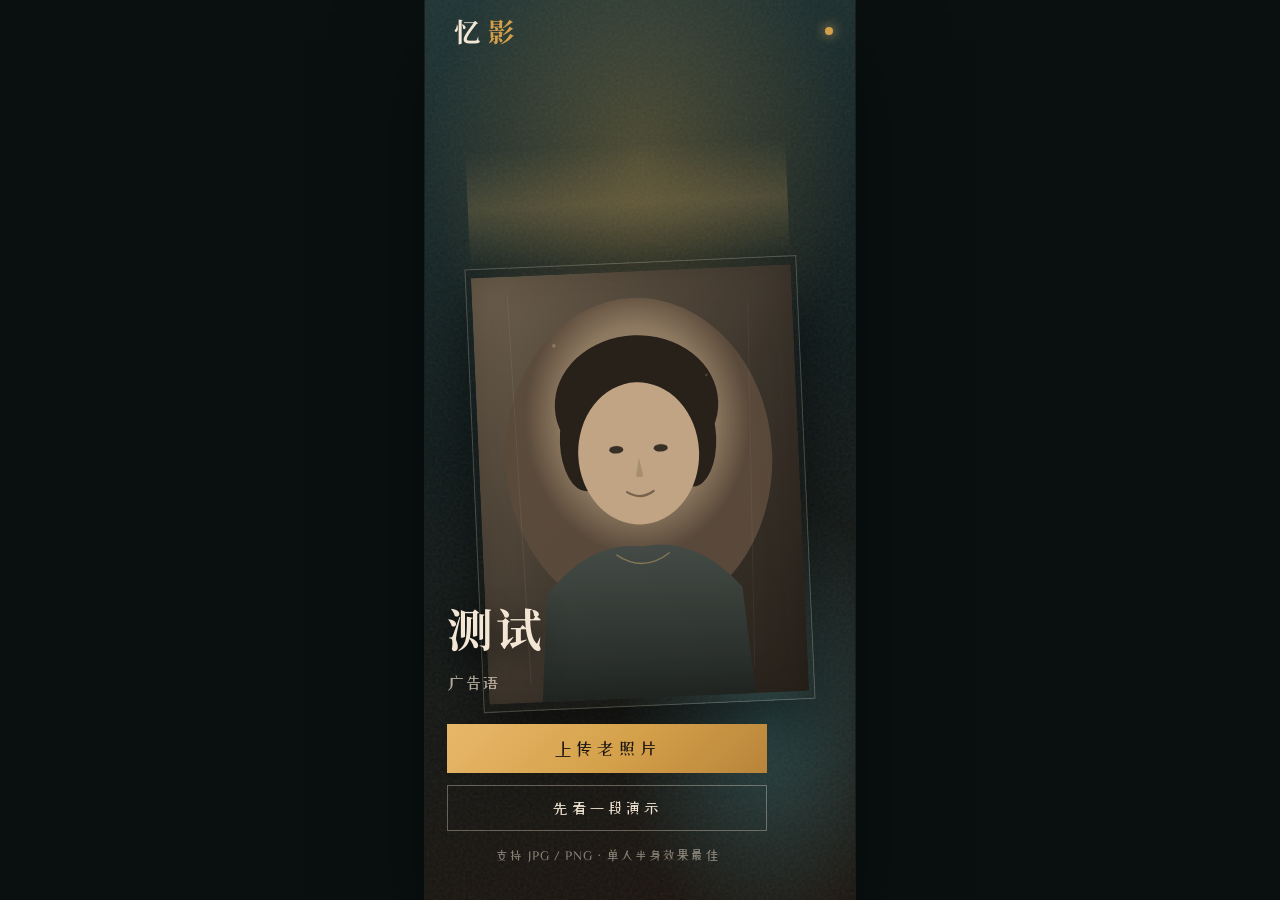
<file: index.html>
<!DOCTYPE html>
<html lang="zh-CN">
<head>
  <meta charset="UTF-8" />
  <meta name="viewport" content="width=device-width, initial-scale=1, viewport-fit=cover" />
  <title>忆影 · 旧照生成人物视频</title>
  <link rel="preconnect" href="https://fonts.googleapis.com" />
  <link rel="preconnect" href="https://fonts.gstatic.com" crossorigin />
  <link href="https://fonts.googleapis.com/css2?family=Noto+Serif+SC:wght@500;700&family=ZCOOL+XiaoWei&display=swap" rel="stylesheet" />
  <style>
    :root {
      --ink: #1a1410;
      --paper: #f3e6d4;
      --amber: #d4a04a;
      --amber-glow: #e8b86a;
      --teal: #2a4a4a;
      --teal-deep: #142828;
      --sepia: #8b6b4a;
      --mist: rgba(243, 230, 212, 0.72);
      --safe-bottom: env(safe-area-inset-bottom, 0px);
    }

    * {
      box-sizing: border-box;
      margin: 0;
      padding: 0;
    }

    html, body {
      height: 100%;
    }

    body {
      font-family: "ZCOOL XiaoWei", "Noto Serif SC", "Microsoft YaHei", "PingFang SC", serif;
      color: var(--paper);
      background: red;
      -webkit-font-smoothing: antialiased;
      overflow-x: hidden;
    }

    .phone {
      min-height: 100dvh;
      max-width: 430px;
      margin: 0 auto;
      position: relative;
      display: flex;
      flex-direction: column;
      isolation: isolate;
    }

    /* Full-bleed nostalgic film plane */
    .hero-stage {
      position: absolute;
      inset: 0;
      z-index: 0;
      overflow: hidden;
      background:
        radial-gradient(ellipse 90% 55% at 50% 18%, rgba(212, 160, 74, 0.28), transparent 55%),
        radial-gradient(ellipse 70% 50% at 80% 80%, rgba(42, 74, 74, 0.9), transparent 50%),
        linear-gradient(165deg, #1e3333 0%, #0f1a1a 45%, #1a120c 100%);
    }

    .hero-stage::before {
      content: "";
      position: absolute;
      inset: -10%;
      background-image:
        url("data:image/svg+xml,%3Csvg viewBox='0 0 200 200' xmlns='http://www.w3.org/2000/svg'%3E%3Cfilter id='n'%3E%3CfeTurbulence type='fractalNoise' baseFrequency='0.85' numOctaves='4' stitchTiles='stitch'/%3E%3C/filter%3E%3Crect width='100%25' height='100%25' filter='url(%23n)' opacity='0.45'/%3E%3C/svg%3E");
      opacity: 0.18;
      
      pointer-events: none;
      animation: grain-drift 8s steps(2) infinite;
    }

    .photo-plane {
      position: absolute;
      inset: 0;
      display: grid;
      place-items: center;
      pointer-events: none;
    }

    .photo-frame {
      width: min(78vw, 320px);
      aspect-ratio: 3 / 4;
      position: relative;
      transform: translateY(8%) rotate(-2.5deg);
      animation: photo-float 7s ease-in-out infinite;
    }

    .photo-frame::after {
      content: "";
      position: absolute;
      inset: -2%;
      border: 1px solid rgba(243, 230, 212, 0.22);
      box-shadow:
        0 30px 60px rgba(0, 0, 0, 0.45),
        inset 0 0 40px rgba(26, 20, 16, 0.35);
      pointer-events: none;
    }

    .photo-art {
      width: 100%;
      height: 100%;
      object-fit: cover;
      display: block;
      filter: sepia(0.35) contrast(1.05) saturate(0.85);
      animation: awaken 4.5s ease-in-out infinite alternate;
    }

    .scan-line {
      position: absolute;
      left: 0;
      right: 0;
      height: 28%;
      top: -30%;
      background: linear-gradient(
        to bottom,
        transparent,
        rgba(232, 184, 106, 0.18),
        transparent
      );
      animation: scan 5.5s ease-in-out infinite;
      mix-blend-mode: screen;
    }

    .life-glow {
      position: absolute;
      inset: 18% 12%;
      border-radius: 40% 45% 50% 40%;
      background: radial-gradient(circle, rgba(232, 184, 106, 0.35), transparent 70%);
      filter: blur(18px);
      animation: pulse-life 3.2s ease-in-out infinite;
      opacity: 0.55;
    }

    .content {
      position: relative;
      z-index: 1;
      flex: 1;
      display: flex;
      flex-direction: column;
      padding: max(18px, env(safe-area-inset-top)) 22px calc(28px + var(--safe-bottom));
      min-height: 100dvh;
    }

    .top-bar {
      display: flex;
      align-items: center;
      justify-content: space-between;
      opacity: 0;
      animation: rise 0.9s ease 0.15s forwards;
    }

    .brand {
      font-family: "Noto Serif SC", serif;
      font-weight: 700;
      font-size: 1.65rem;
      letter-spacing: 0.28em;
      color: var(--paper);
      text-indent: 0.28em;
      line-height: 1;
    }

    .brand span {
      color: var(--amber);
    }

    .status-dot {
      width: 8px;
      height: 8px;
      border-radius: 50%;
      background: var(--amber);
      box-shadow: 0 0 12px var(--amber-glow);
      animation: blink 2.4s ease-in-out infinite;
    }

    .hero-copy {
      margin-top: auto;
      margin-bottom: 0;
      padding-bottom: 8px;
      max-width: 20em;
    }

    .slogan {
      font-family: "Noto Serif SC", serif;
      font-weight: 700;
      font-size: clamp(2.35rem, 9.5vw, 2.85rem);
      line-height: 1.2;
      letter-spacing: 0.06em;
      color: var(--paper);
      text-shadow: 0 8px 28px rgba(0, 0, 0, 0.55);
      opacity: 0;
      animation: rise 1s ease 0.35s forwards;
    }

    .support {
      margin-top: 14px;
      font-size: 1.05rem;
      line-height: 1.55;
      color: var(--mist);
      letter-spacing: 0.04em;
      opacity: 0;
      animation: rise 1s ease 0.55s forwards;
    }

    .cta-row {
      margin-top: 28px;
      display: flex;
      flex-direction: column;
      gap: 12px;
      opacity: 0;
      animation: rise 1s ease 0.75s forwards;
    }

    .btn-primary {
      appearance: none;
      border: none;
      cursor: pointer;
      width: 100%;
      padding: 16px 20px;
      font-family: inherit;
      font-size: 1.1rem;
      letter-spacing: 0.18em;
      color: var(--ink);
      background: linear-gradient(135deg, var(--amber-glow), var(--amber) 55%, #b8843a);
      position: relative;
      overflow: hidden;
      transition: transform 0.2s ease, filter 0.2s ease;
    }

    .btn-primary::before {
      content: "";
      position: absolute;
      inset: 0;
      background: linear-gradient(110deg, transparent 30%, rgba(255, 255, 255, 0.35) 50%, transparent 70%);
      transform: translateX(-120%);
      animation: sheen 3.8s ease-in-out infinite;
    }

    .btn-primary:active {
      transform: scale(0.98);
      filter: brightness(0.95);
    }

    .btn-ghost {
      appearance: none;
      background: transparent;
      border: 1px solid rgba(243, 230, 212, 0.35);
      color: var(--paper);
      width: 100%;
      padding: 14px 20px;
      font-family: inherit;
      font-size: 0.98rem;
      letter-spacing: 0.14em;
      cursor: pointer;
      transition: background 0.2s ease, border-color 0.2s ease;
    }

    .btn-ghost:active {
      background: rgba(243, 230, 212, 0.08);
      border-color: rgba(243, 230, 212, 0.55);
    }

    .hint {
      margin-top: 14px;
      text-align: center;
      font-size: 0.82rem;
      color: rgba(243, 230, 212, 0.5);
      letter-spacing: 0.08em;
      opacity: 0;
      animation: rise 1s ease 0.95s forwards;
    }

    .phone.is-composing .hero-stage,
    .phone.is-composing .content {
      visibility: hidden;
      pointer-events: none;
    }

    .compose {
      position: absolute;
      inset: 0;
      z-index: 4;
      display: none;
      flex-direction: column;
      background:
        radial-gradient(ellipse 80% 40% at 50% 0%, rgba(212, 160, 74, 0.16), transparent 55%),
        linear-gradient(180deg, #1a2e2e 0%, #0f1a1a 42%, #0c1414 100%);
      padding: max(14px, env(safe-area-inset-top)) 18px calc(18px + var(--safe-bottom));
      overflow: auto;
    }

    .compose.is-open {
      display: flex;
    }

    .compose-top {
      display: flex;
      align-items: center;
      justify-content: space-between;
      margin-bottom: 14px;
    }

    .compose-title {
      font-family: "Noto Serif SC", serif;
      font-size: 1.15rem;
      letter-spacing: 0.2em;
      color: var(--paper);
    }

    .btn-text {
      appearance: none;
      background: none;
      border: none;
      color: var(--amber);
      font-family: inherit;
      font-size: 0.95rem;
      letter-spacing: 0.12em;
      cursor: pointer;
      padding: 8px 0;
    }

    .photo-slot {
      width: 100%;
      max-width: 220px;
      margin: 0 auto 14px;
      aspect-ratio: 3 / 4;
      max-height: 38vh;
      border: 1px dashed rgba(243, 230, 212, 0.35);
      background: rgba(243, 230, 212, 0.04);
      position: relative;
      overflow: hidden;
      cursor: pointer;
    }

    .photo-slot:focus-visible {
      outline: 2px solid var(--amber);
      outline-offset: 3px;
    }

    .photo-slot img {
      width: 100%;
      height: 100%;
      object-fit: cover;
      display: none;
      filter: sepia(0.2) contrast(1.04);
    }

    .photo-slot.has-photo {
      border-style: solid;
      border-color: rgba(212, 160, 74, 0.45);
    }

    .photo-slot.has-photo img {
      display: block;
    }

    .photo-slot.has-photo .photo-slot-hint {
      display: none;
    }

    .photo-slot-hint {
      position: absolute;
      inset: 0;
      display: grid;
      place-items: center;
      text-align: center;
      padding: 20px;
      color: var(--mist);
      letter-spacing: 0.08em;
      line-height: 1.7;
      font-size: 0.95rem;
    }

    .prompt-card {
      margin-top: auto;
      padding: 18px 16px 16px;
      background: rgba(20, 28, 28, 0.72);
      border: 1px solid rgba(243, 230, 212, 0.14);
      backdrop-filter: blur(12px);
    }

    .prompt-label {
      display: flex;
      justify-content: space-between;
      align-items: baseline;
      margin-bottom: 10px;
      letter-spacing: 0.12em;
      color: var(--paper);
      font-size: 0.95rem;
    }

    .prompt-count {
      font-size: 0.78rem;
      color: rgba(243, 230, 212, 0.5);
      letter-spacing: 0.04em;
    }

    .prompt-count.is-full {
      color: #e08a6a;
    }

    #promptInput {
      width: 100%;
      min-height: 108px;
      resize: vertical;
      border: 1px solid rgba(243, 230, 212, 0.22);
      background: rgba(10, 16, 16, 0.55);
      color: var(--paper);
      font-family: inherit;
      font-size: 1rem;
      line-height: 1.55;
      letter-spacing: 0.04em;
      padding: 12px 12px;
      outline: none;
    }

    #promptInput::placeholder {
      color: rgba(243, 230, 212, 0.38);
    }

    #promptInput:focus {
      border-color: var(--amber);
      box-shadow: 0 0 0 3px rgba(212, 160, 74, 0.18);
    }

    .chips {
      display: flex;
      flex-wrap: wrap;
      gap: 8px;
      margin: 12px 0 16px;
    }

    .chip {
      appearance: none;
      border: 1px solid rgba(243, 230, 212, 0.28);
      background: transparent;
      color: var(--paper);
      font-family: inherit;
      font-size: 0.86rem;
      letter-spacing: 0.06em;
      padding: 7px 12px;
      cursor: pointer;
    }

    .chip.is-on,
    .chip:active {
      border-color: var(--amber);
      background: rgba(212, 160, 74, 0.16);
      color: var(--amber-glow);
    }

    .btn-primary:disabled {
      cursor: not-allowed;
      color: rgba(26, 20, 16, 0.55);
      background: #5c534c;
      filter: none;
      transform: none;
    }

    .btn-primary:disabled::before {
      display: none;
    }

    .payload-note {
      margin-top: 10px;
      text-align: center;
      font-size: 0.78rem;
      color: rgba(243, 230, 212, 0.45);
      letter-spacing: 0.06em;
      min-height: 1.2em;
    }

    @keyframes rise {
      from { opacity: 0; transform: translateY(18px); }
      to { opacity: 1; transform: translateY(0); }
    }

    @keyframes photo-float {
      0%, 100% { transform: translateY(8%) rotate(-2.5deg); }
      50% { transform: translateY(5%) rotate(-1.2deg); }
    }

    @keyframes awaken {
      from { filter: sepia(0.55) contrast(0.95) saturate(0.6) brightness(0.92); }
      to { filter: sepia(0.15) contrast(1.08) saturate(1.05) brightness(1.05); }
    }

    @keyframes scan {
      0% { top: -30%; opacity: 0; }
      15% { opacity: 1; }
      85% { opacity: 1; }
      100% { top: 100%; opacity: 0; }
    }

    @keyframes pulse-life {
      0%, 100% { opacity: 0.35; transform: scale(0.95); }
      50% { opacity: 0.7; transform: scale(1.05); }
    }

    @keyframes sheen {
      0%, 55% { transform: translateX(-120%); }
      75%, 100% { transform: translateX(120%); }
    }

    @keyframes blink {
      0%, 100% { opacity: 1; }
      50% { opacity: 0.35; }
    }

    @keyframes grain-drift {
      0%, 100% { transform: translate(0, 0); }
      50% { transform: translate(-1.5%, 1%); }
    }

    @media (min-width: 480px) {
      body {
        background: #0a1010;
      }
      .phone {
        box-shadow: 0 0 0 1px rgba(243, 230, 212, 0.08), 0 40px 80px rgba(0, 0, 0, 0.5);
      }
    }

    @media (prefers-reduced-motion: reduce) {
      *, *::before, *::after {
        animation: none !important;
        transition: none !important;
      }
      .top-bar, .slogan, .support, .cta-row, .hint {
        opacity: 1;
      }
    }
  </style>
</head>
<body>
  <div class="phone">
    <div class="hero-stage" aria-hidden="true">
      <div class="photo-plane">
        <div class="photo-frame">
          <div class="life-glow"></div>
          <!-- Inline nostalgic portrait as dominant visual (SVG) -->
          <svg class="photo-art" viewBox="0 0 360 480" xmlns="http://www.w3.org/2000/svg" role="img" aria-label="老照片示意">
            <defs>
              <linearGradient id="bg" x1="0" y1="0" x2="1" y2="1">
                <stop offset="0%" stop-color="#6b5a48"/>
                <stop offset="55%" stop-color="#3d342c"/>
                <stop offset="100%" stop-color="#2a221c"/>
              </linearGradient>
              <radialGradient id="face" cx="50%" cy="38%" r="42%">
                <stop offset="0%" stop-color="#c4a88a"/>
                <stop offset="70%" stop-color="#8a6f55"/>
                <stop offset="100%" stop-color="#5c4636"/>
              </radialGradient>
              <linearGradient id="cloth" x1="0.5" y1="0" x2="0.5" y2="1">
                <stop offset="0%" stop-color="#3a4a4a"/>
                <stop offset="100%" stop-color="#1e2a2a"/>
              </linearGradient>
            </defs>
            <rect width="360" height="480" fill="url(#bg)"/>
            <!-- soft vignette -->
            <ellipse cx="180" cy="210" rx="150" ry="180" fill="url(#face)" opacity="0.95"/>
            <!-- hair -->
            <ellipse cx="180" cy="150" rx="92" ry="78" fill="#2a221c"/>
            <ellipse cx="120" cy="190" rx="28" ry="55" fill="#2a221c"/>
            <ellipse cx="240" cy="190" rx="28" ry="55" fill="#2a221c"/>
            <!-- face -->
            <ellipse cx="180" cy="205" rx="68" ry="80" fill="#b89572"/>
            <!-- eyes closed / soft gaze -->
            <ellipse cx="155" cy="200" rx="8" ry="4" fill="#3a2e26"/>
            <ellipse cx="205" cy="200" rx="8" ry="4" fill="#3a2e26"/>
            <path d="M148 198 Q155 194 162 198" stroke="#3a2e26" stroke-width="1.5" fill="none" opacity="0.5"/>
            <path d="M198 198 Q205 194 212 198" stroke="#3a2e26" stroke-width="1.5" fill="none" opacity="0.5"/>
            <!-- nose & mouth -->
            <path d="M180 210 L176 230 Q180 234 184 230 Z" fill="#9a7a5c" opacity="0.7"/>
            <path d="M165 248 Q180 258 195 248" stroke="#7a5a45" stroke-width="2.5" fill="none" stroke-linecap="round"/>
            <!-- collar / shoulders -->
            <path d="M70 360 Q120 300 180 310 Q240 300 290 360 L300 480 L60 480 Z" fill="url(#cloth)"/>
            <path d="M150 318 Q180 340 210 318" stroke="#d4a04a" stroke-width="1.5" fill="none" opacity="0.45"/>
            <!-- film scratches -->
            <line x1="40" y1="20" x2="48" y2="460" stroke="#f3e6d4" stroke-width="0.6" opacity="0.12"/>
            <line x1="310" y1="40" x2="300" y2="450" stroke="#f3e6d4" stroke-width="0.5" opacity="0.1"/>
            <circle cx="90" cy="80" r="2" fill="#f3e6d4" opacity="0.2"/>
            <circle cx="260" cy="120" r="1.5" fill="#f3e6d4" opacity="0.15"/>
          </svg>
          <div class="scan-line"></div>
        </div>
      </div>
    </div>

    <main class="content">
      <header class="top-bar">
        <h1 class="brand">忆<span>影</span></h1>
        <div class="status-dot" aria-hidden="true" title="AI 就绪"></div>
      </header>

      <div class="hero-copy">
        <p class="slogan">测试</p>
        <p class="support">广告语</p>

        <div class="cta-row">
          <button type="button" class="btn-primary" id="uploadBtn">上传老照片</button>
          <button type="button" class="btn-ghost" id="demoBtn">先看一段演示</button>
        </div>
        <p class="hint">支持 JPG / PNG · 单人半身效果最佳</p>
      </div>
    </main>

    <section class="compose" id="composeScreen" aria-label="填写生成提示词" hidden>
      <div class="compose-top">
        <button type="button" class="btn-text" id="backBtn">返回</button>
        <h2 class="compose-title">写提示词</h2>
        <span aria-hidden="true" style="width:2.5em"></span>
      </div>

      <input id="photoInput" type="file" accept="image/jpeg,image/png,image/webp" hidden />

      <button type="button" class="photo-slot" id="photoSlot" aria-label="选择人物老照片">
        <span class="photo-slot-hint">点此上传人物老照片<br />JPG / PNG · 单人半身更佳</span>
        <img id="photoPreview" alt="已选老照片预览" />
      </button>

      <div class="prompt-card">
        <div class="prompt-label">
          <label for="promptInput">想让 TA 怎样动起来</label>
          <span class="prompt-count" id="promptCount">0 / 200</span>
        </div>
        <textarea
          id="promptInput"
          maxlength="200"
          placeholder="例如：老人缓缓抬头，对镜头微笑，轻轻点头，像在说“我想你了”。镜头缓慢推进，暖黄灯光。"
        ></textarea>
        <div class="chips" id="chipRow">
          <button type="button" class="chip" data-prompt="缓缓抬头，对镜头温柔微笑，眼神慢慢亮起来。">微笑醒来</button>
          <button type="button" class="chip" data-prompt="轻轻点头，嘴唇微动，像在轻声说话，背景旧房间暖光。">轻声说话</button>
          <button type="button" class="chip" data-prompt="缓慢转身侧过身，风吹动衣角，发丝轻动，电影感。">转身回望</button>
          <button type="button" class="chip" data-prompt="抬手挥一挥，像在和亲人告别，眼眶微湿，画面怀旧。">挥手告别</button>
        </div>
        <button type="button" class="btn-primary" id="generateBtn" disabled>生成人物视频</button>
        <p class="payload-note" id="payloadNote">请先上传照片并填写提示词</p>
      </div>
    </section>
  </div>

  <script>
    const MAX_PROMPT = 200;
    const uploadBtn = document.getElementById("uploadBtn");
    const demoBtn = document.getElementById("demoBtn");
    const composeScreen = document.getElementById("composeScreen");
    const backBtn = document.getElementById("backBtn");
    const photoInput = document.getElementById("photoInput");
    const photoSlot = document.getElementById("photoSlot");
    const photoPreview = document.getElementById("photoPreview");
    const promptInput = document.getElementById("promptInput");
    const promptCount = document.getElementById("promptCount");
    const generateBtn = document.getElementById("generateBtn");
    const payloadNote = document.getElementById("payloadNote");
    const chipRow = document.getElementById("chipRow");

    const phone = document.querySelector(".phone");
    let photoFile = null;

    function openCompose(pickPhoto) {
      phone.classList.add("is-composing");
      composeScreen.hidden = false;
      composeScreen.removeAttribute("aria-hidden");
      composeScreen.classList.add("is-open");
      if (pickPhoto) photoInput.click();
      promptInput.focus();
    }

    function closeCompose() {
      composeScreen.classList.remove("is-open");
      composeScreen.hidden = true;
      composeScreen.setAttribute("aria-hidden", "true");
      phone.classList.remove("is-composing");
    }

    function syncGenerateState() {
      const prompt = promptInput.value.trim();
      const ready = Boolean(photoFile) && prompt.length > 0;
      generateBtn.disabled = !ready;
      promptCount.textContent = `${promptInput.value.length} / ${MAX_PROMPT}`;
      promptCount.classList.toggle("is-full", promptInput.value.length >= MAX_PROMPT);
      if (!photoFile) {
        payloadNote.textContent = "请先上传一张人物老照片";
      } else if (!prompt) {
        payloadNote.textContent = "写一句提示词，告诉 AI 人物如何动作";
      } else {
        payloadNote.textContent = "前端已备好照片与提示词，可交给后端生成";
      }
    }

    uploadBtn.addEventListener("click", () => openCompose(false));

    photoSlot.addEventListener("click", () => photoInput.click());

    backBtn.addEventListener("click", closeCompose);

    photoInput.addEventListener("change", () => {
      const file = photoInput.files && photoInput.files[0];
      if (!file) return;
      photoFile = file;
      const url = URL.createObjectURL(file);
      photoPreview.src = url;
      photoSlot.classList.add("has-photo");
      syncGenerateState();
    });

    promptInput.addEventListener("input", syncGenerateState);

    chipRow.addEventListener("click", (event) => {
      const chip = event.target.closest(".chip");
      if (!chip) return;
      promptInput.value = chip.dataset.prompt || "";
      chipRow.querySelectorAll(".chip").forEach((item) => item.classList.toggle("is-on", item === chip));
      syncGenerateState();
    });

    generateBtn.addEventListener("click", () => {
      const payload = {
        photoName: photoFile && photoFile.name,
        photoType: photoFile && photoFile.type,
        photoSize: photoFile && photoFile.size,
        prompt: promptInput.value.trim(),
      };
      // 后端接入点：把 photoFile + prompt 组成 FormData 提交
      window.yiYingJob = { file: photoFile, prompt: payload.prompt };
      payloadNote.textContent = `已打包：${payload.photoName} · 「${payload.prompt.slice(0, 18)}${payload.prompt.length > 18 ? "…" : ""}」`;
    });

    demoBtn.addEventListener("click", () => {
      demoBtn.textContent = "加载演示…";
      setTimeout(() => {
        demoBtn.textContent = "先看一段演示";
        alert("演示视频入口可在此接入");
      }, 400);
    });

    syncGenerateState();
  </script>
</body>
</html>
</file>
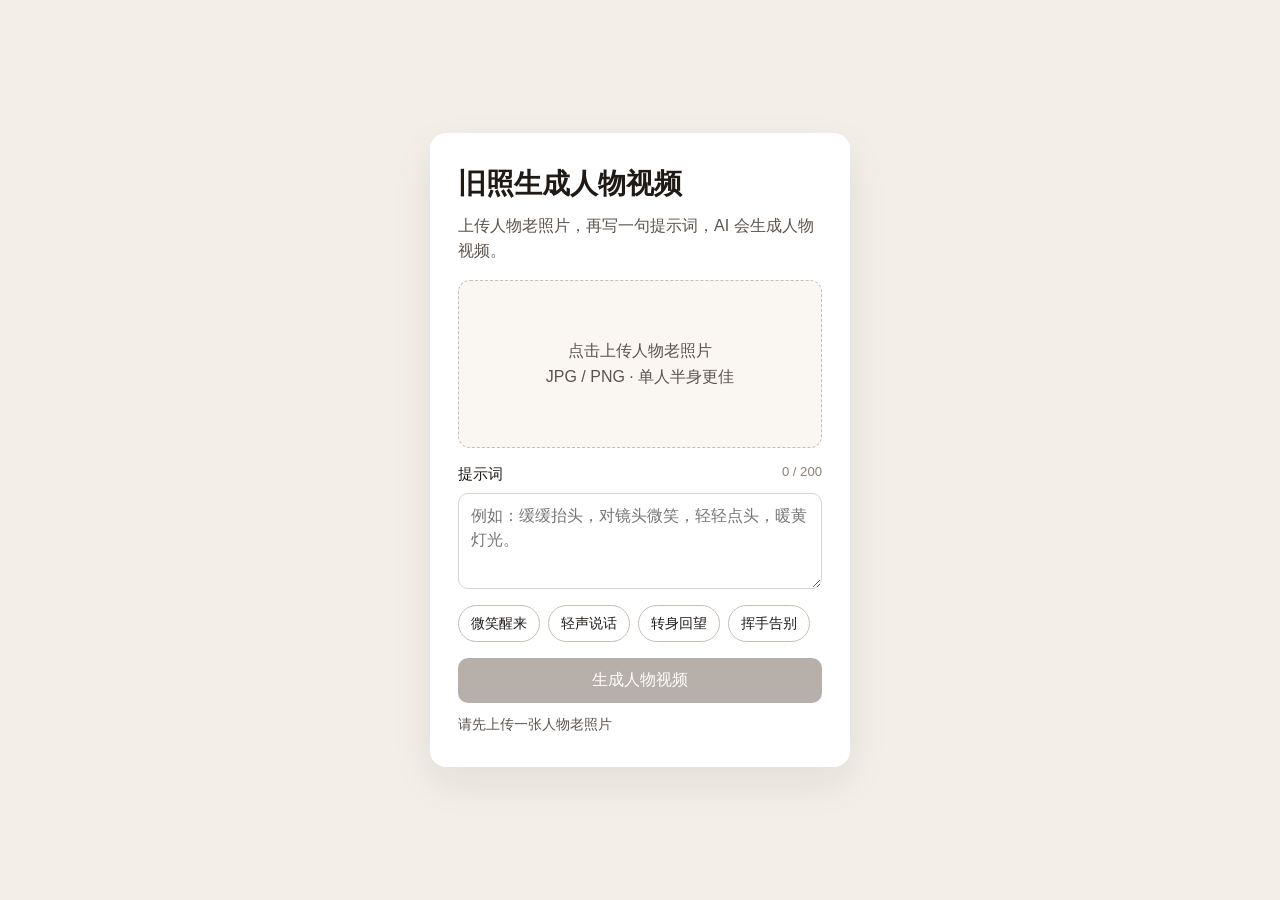
<file: web/index.html>
<!DOCTYPE html>
<html lang="zh-CN">
<head>
  <meta charset="UTF-8" />
  <meta name="viewport" content="width=device-width, initial-scale=1" />
  <title>旧照生成人物视频</title>
  <link rel="stylesheet" href="style.css" />
</head>
<body>
  <main class="card">
    <h1>旧照生成人物视频</h1>
    <p>上传人物老照片，再写一句提示词，AI 会生成人物视频。</p>

    <input id="photoInput" type="file" accept="image/jpeg,image/png,image/webp" hidden />

    <button type="button" class="photo-slot" id="photoSlot">
      <span id="photoHint">点击上传人物老照片<br />JPG / PNG · 单人半身更佳</span>
      <img id="photoPreview" alt="已选照片预览" />
    </button>

    <label class="prompt-label" for="promptInput">
      提示词
      <span id="promptCount">0 / 200</span>
    </label>
    <textarea
      id="promptInput"
      maxlength="200"
      placeholder="例如：缓缓抬头，对镜头微笑，轻轻点头，暖黄灯光。"
    ></textarea>

    <div class="chips" id="chipRow">
      <button type="button" class="chip" data-prompt="缓缓抬头，对镜头温柔微笑，眼神慢慢亮起来。">微笑醒来</button>
      <button type="button" class="chip" data-prompt="轻轻点头，嘴唇微动，像在轻声说话。">轻声说话</button>
      <button type="button" class="chip" data-prompt="缓慢转身侧过身，发丝轻动，电影感。">转身回望</button>
      <button type="button" class="chip" data-prompt="抬手挥一挥，像在和亲人告别。">挥手告别</button>
    </div>

    <button type="button" id="generateBtn" disabled>生成人物视频</button>
    <p class="note" id="note">请先上传照片并填写提示词</p>
  </main>
  <script src="app.js"></script>
</body>
</html>
</file>
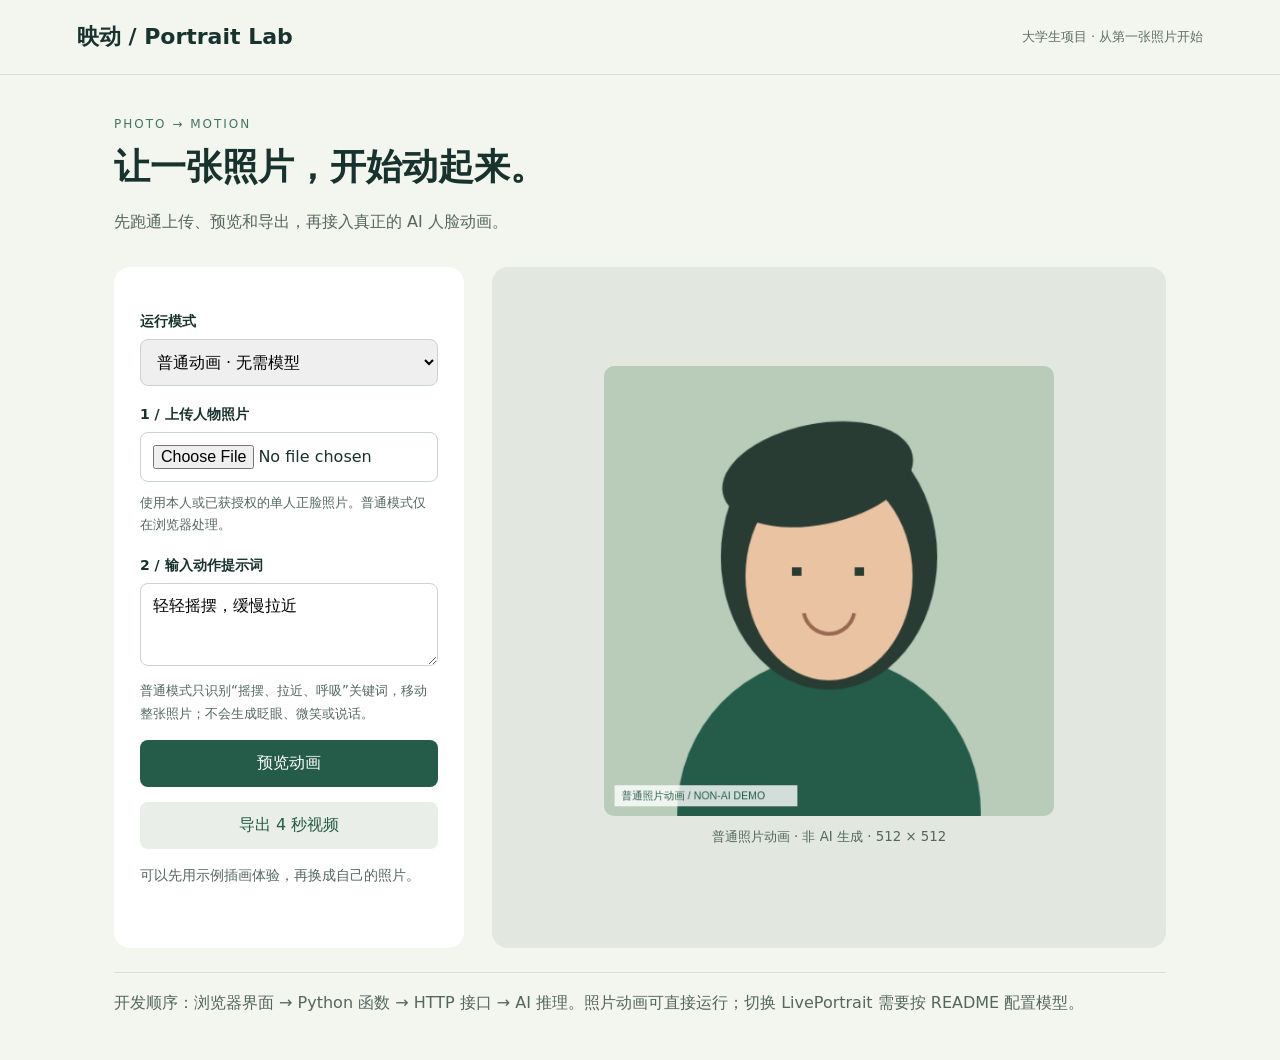
<file: portrait-demo/web/index.html>
<!doctype html>
<html lang="zh-CN"><meta charset="utf-8"><meta name="viewport" content="width=device-width, initial-scale=1">
<title>映动 · 人像动画实验室</title>
<style>
:root{font-family:system-ui,'Microsoft YaHei',sans-serif;color:#18332d;background:#f3f5ef}*{box-sizing:border-box}body{margin:0}header{border-bottom:1px solid #d7ded4;padding:22px 6%;display:flex;justify-content:space-between;align-items:center}header b{font-size:22px}header span{font-size:13px;color:#5c7068}main{max-width:1100px;margin:42px auto;padding:0 24px}h1{font-size:36px;margin:12px 0}p{line-height:1.8;color:#53675f}.tag{font-size:12px;letter-spacing:2px;color:#467466}.workspace{display:grid;grid-template-columns:350px 1fr;gap:28px;margin-top:30px}.controls{background:white;padding:26px;border-radius:16px}label{display:block;margin:20px 0 8px;font-weight:600;font-size:14px}input,textarea,select{width:100%;padding:12px;border:1px solid #c9d4cc;border-radius:8px;font:inherit}textarea{resize:vertical}button,.download{display:inline-block;border:0;border-radius:8px;background:#245c49;color:white;padding:13px 18px;font:inherit;cursor:pointer;text-decoration:none}button{width:100%;margin-top:15px}button:disabled{opacity:.5;cursor:wait}.secondary{background:#e9eee8;color:#245c49}.stage{background:#e2e8df;border-radius:16px;padding:24px;text-align:center;display:flex;flex-direction:column;align-items:center;justify-content:center;min-height:540px}canvas{max-width:100%;max-height:450px;border-radius:10px}video{width:100%;max-height:450px;border-radius:10px}small{display:block;line-height:1.7;color:#53675f;margin-top:10px}.note{margin-top:24px;border-top:1px solid #d7ded4;padding-top:16px}#status{min-height:45px;font-size:14px}a{color:#245c49}a.download{color:white;margin-top:12px}[hidden]{display:none!important}@media(max-width:760px){.workspace{grid-template-columns:1fr}h1{font-size:28px}header span{display:none}}
</style>
<header><b>映动 / Portrait Lab</b><span>大学生项目 · 从第一张照片开始</span></header>
<main><div class="tag">PHOTO → MOTION</div><h1>让一张照片，开始动起来。</h1><p>先跑通上传、预览和导出，再接入真正的 AI 人脸动画。</p>
<div class="workspace"><section class="controls">
<label for="mode">运行模式</label><select id="mode"><option value="preview">普通动画 · 无需模型</option><option value="ai">LivePortrait · 需要模型与后端</option></select>
<label for="photo">1 / 上传人物照片</label><input id="photo" type="file" accept="image/jpeg,image/png,image/webp"><small>使用本人或已获授权的单人正脸照片。普通模式仅在浏览器处理。</small>
<label for="prompt">2 / 输入动作提示词</label><textarea id="prompt" rows="3">轻轻摇摆，缓慢拉近</textarea><small id="hint">普通模式只识别“摇摆、拉近、呼吸”关键词，移动整张照片；不会生成眨眼、微笑或说话。</small>
<div id="driverBox" hidden><label for="driver">3 / 上传驱动视频</label><input id="driver" type="file" accept="video/mp4"><small>建议 1–3 秒正脸 MP4。人物动作来自这段视频；提示词只选择动画区域。</small></div>
<button id="play">预览动画</button><button id="export" class="secondary">导出 4 秒视频</button><p id="status" role="status" aria-live="polite">可以先用示例插画体验，再换成自己的照片。</p>
</section><section class="stage"><canvas id="canvas" width="512" height="512"></canvas><video id="result" controls hidden></video><a id="download" class="download" hidden>下载视频</a><small id="caption">普通照片动画 · 非 AI 生成 · 512 × 512</small></section></div>
<p class="note">开发顺序：浏览器界面 → Python 函数 → HTTP 接口 → AI 推理。照片动画可直接运行；切换 LivePortrait 需要按 README 配置模型。</p></main>
<script src="app.js"></script></html>
</file>
<file: web/style.css>
* {
  box-sizing: border-box;
  margin: 0;
  padding: 0;
}

body {
  min-height: 100vh;
  display: grid;
  place-items: center;
  font-family: "Segoe UI", "PingFang SC", "Microsoft YaHei", sans-serif;
  background: #f3efe8;
  color: #1f1a16;
}

.card {
  width: min(92vw, 420px);
  padding: 32px 28px;
  background: #fff;
  border-radius: 16px;
  box-shadow: 0 16px 40px rgba(31, 26, 22, 0.08);
}

h1 {
  font-size: 1.75rem;
  margin-bottom: 10px;
}

p {
  line-height: 1.6;
  color: #5c534c;
  margin-bottom: 16px;
}

.photo-slot {
  width: 100%;
  min-height: 168px;
  margin-bottom: 16px;
  border: 1px dashed #c9beb3;
  border-radius: 12px;
  background: #faf7f3;
  color: #5c534c;
  cursor: pointer;
  display: grid;
  place-items: center;
  text-align: center;
  line-height: 1.6;
  overflow: hidden;
  position: relative;
}

.photo-slot.has-photo {
  border-style: solid;
  border-color: #2a4a4a;
  min-height: 220px;
  padding: 0;
}

.photo-slot img {
  display: none;
  width: 100%;
  height: 220px;
  object-fit: cover;
}

.photo-slot.has-photo img {
  display: block;
}

.photo-slot.has-photo #photoHint {
  display: none;
}

.prompt-label {
  display: flex;
  justify-content: space-between;
  font-size: 0.95rem;
  margin-bottom: 8px;
}

.prompt-label span {
  color: #8a8078;
  font-size: 0.82rem;
}

textarea {
  width: 100%;
  min-height: 96px;
  resize: vertical;
  border: 1px solid #ddd4cb;
  border-radius: 10px;
  padding: 10px 12px;
  font-family: inherit;
  font-size: 1rem;
  line-height: 1.5;
  color: #1f1a16;
  background: #fff;
}

textarea:focus {
  outline: 2px solid #2a4a4a;
  outline-offset: 1px;
}

.chips {
  display: flex;
  flex-wrap: wrap;
  gap: 8px;
  margin: 12px 0 4px;
}

.chip {
  margin-top: 0;
  border: 1px solid #c9beb3;
  border-radius: 999px;
  padding: 8px 12px;
  font-size: 0.88rem;
  color: #1f1a16;
  background: #fff;
}

.chip.is-on {
  border-color: #2a4a4a;
  background: #2a4a4a;
  color: #fff;
}

button {
  margin-top: 8px;
  border: none;
  border-radius: 10px;
  padding: 12px 20px;
  font-size: 1rem;
  cursor: pointer;
  color: #fff;
  background: #2a4a4a;
}

#generateBtn {
  width: 100%;
  margin-top: 12px;
}

#generateBtn:disabled {
  background: #b7b0aa;
  cursor: not-allowed;
}

button:active:not(:disabled) {
  transform: scale(0.98);
}

.note {
  margin-top: 10px;
  margin-bottom: 0;
  font-size: 0.88rem;
}
</file>
